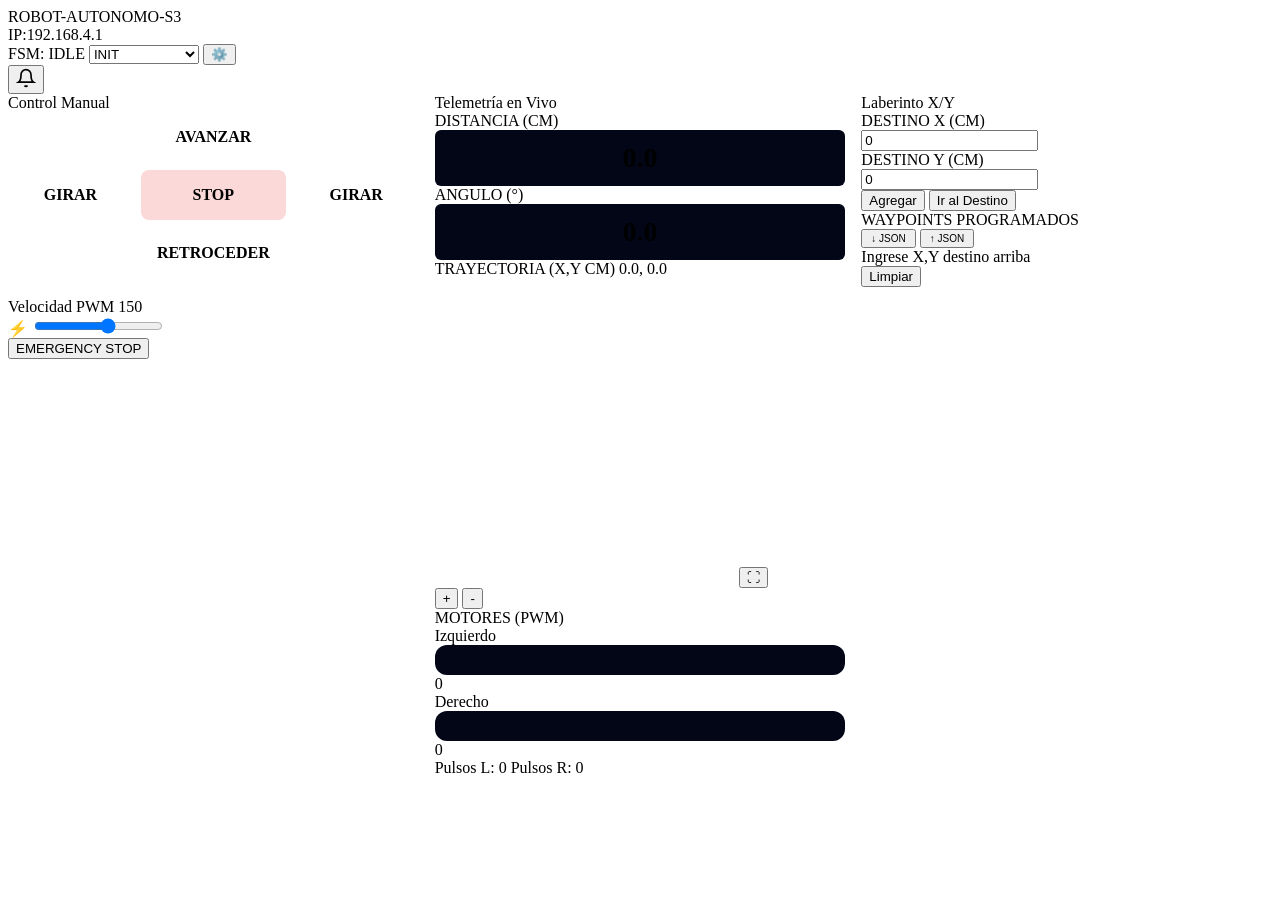
<file: frontend/index.html>
<!DOCTYPE html>
<html lang="es">
<head>
    <meta charset="UTF-8">
    <meta name="viewport" content="width=device-width, initial-scale=1.0">
    <title>Robot Autonomo S3</title>
    <!-- INJECT_CSS -->
    <style>
        .grid-3col { display: grid; grid-template-columns: 1fr 1fr 1fr; gap: 16px; }
        .control-pad { display: grid; grid-template-columns: 1fr 1fr 1fr; gap: 8px; margin-bottom: 20px; }
        .btn-dir { background: var(--bl-900); color: var(--bl-300); padding: 16px; border: 1px solid var(--bl-600); border-radius: 8px; text-align: center; cursor: pointer; -webkit-user-select: none; user-select: none; transition: 0.1s; font-weight: bold; text-transform: uppercase; }
        .btn-dir:active { transform: scale(0.95); background: var(--bl-600); color: white; }
        .btn-stop { background: rgba(239, 68, 68, 0.2); color: var(--rd-400); border: 1px solid var(--rd-500); }
        .btn-stop:active { background: var(--rd-500); color: white; }
        
        .huge-number { font-size: 28px; font-weight: 700; color: var(--pu-300); background: #020617; padding: 12px; border: 1px solid var(--sl-700); border-radius: 6px; text-align: center; }
        .progress-bar-container { background: #020617; border: 1px solid var(--sl-700); border-radius: 12px; height: 24px; padding: 3px; position: relative; overflow: hidden; display: flex; align-items: center; justify-content: space-between; }
        .progress-bar-fill { height: 100%; background: linear-gradient(90deg, var(--cy-700), var(--cy-400)); border-radius: 8px; transition: 0.2s width; }
        
        @media (max-width: 1000px) { .grid-3col { grid-template-columns: 1fr; } }
    </style>
</head>
<body>

<header class="app-header">
    <div class="header-logo-container">
        <div class="logo-dot"></div>
        <span class="header-title">ROBOT-AUTONOMO-S3</span>
    </div>
    <div class="header-info">
        <span class="data-label">IP:</span><span class="data-value" id="hdr-ip">192.168.4.1</span>
        
        <!-- FSM SELECTOR & BADGE -->
        <div class="fsm-debug-container">
            <span class="data-label">FSM:</span>
            <span id="fsm-badge" class="fsm-badge fsm-badge-idle">IDLE</span>
            <select id="fsm-override-select" class="fsm-select">
                <option value="INIT">INIT</option>
                <option value="CALIBRATING">CALIBRATING</option>
                <option value="IDLE">IDLE</option>
                <option value="ADVANCING">ADVANCING</option>
                <option value="TURNING">TURNING</option>
                <option value="BRAKING">BRAKING</option>
                <option value="ESTOP">ESTOP</option>
                <option value="MANUAL">MANUAL</option>
            </select>
            <button class="btn-glass-fs fsm-force-btn" onclick="window.app.forceFSM()" title="Forzar Estado FSM">⚙️</button>
        </div>

        <!-- CRM NOTIFICATIONS BUTTON -->
        <button class="btn-glass-crm" onclick="window.app.toggleNotifications()">
            <svg width="20" height="20" viewBox="0 0 24 24" fill="none" stroke="currentColor" stroke-width="2"><path d="M18 8A6 6 0 0 0 6 8c0 7-3 9-3 9h18s-3-2-3-9"></path><path d="M13.73 21a2 2 0 0 1-3.46 0"></path></svg>
            <span id="notif-badge" class="notif-badge" style="display:none">0</span>
        </button>
    </div>
</header>

<!-- OFFCANVAS NOTIFICATIONS (Hidden by default) -->
<div id="notifications-panel" class="notifications-panel" style="display:none">
    <div class="notif-header">
        <span>Log de Sistema</span>
        <button class="btn-glass-fs" onclick="window.app.toggleNotifications()" style="position:static; width:28px; height:28px">✖</button>
    </div>
    <div id="notif-list" class="notif-list"></div>
    <div class="notif-footer">
        <button class="btn-cmd btn-cmd-go" style="width:100%" onclick="window.app.downloadLogsTXT()">Descargar TXT</button>
    </div>
</div>

<main class="main-container">
    <div class="grid-3col">
        
        <!-- COLUMNA 1: CONTROL MANUAL -->
        <div class="panel-tech panel-col">
            <div class="panel-title">Control Manual</div>
            
            <div class="control-pad">
                <div></div>
                <div class="btn-dir" id="btn-fwd">Avanzar</div>
                <div></div>
                <div class="btn-dir btn-dir-turn" id="btn-left">Girar</div>
                <div class="btn-dir btn-stop" id="btn-stop">Stop</div>
                <div class="btn-dir btn-dir-turn" id="btn-right">Girar</div>
                <div></div>
                <div class="btn-dir btn-dir-rev" id="btn-rev">Retroceder</div>
                <div></div>
            </div>

            <!-- PWM Control Widget Style -->
            <div class="pwm-widget">
                <div class="pwm-header">
                    <span class="pwm-title">Velocidad PWM</span>
                    <span id="lbl-pwm-val" class="pwm-value">150</span>
                </div>
                <div class="pwm-slider-container">
                    <span class="pwm-icon">⚡</span>
                    <input type="range" min="0" max="255" value="150" class="slider-tech" id="sl-pwm-gral" title="Velocidad PWM" oninput="window.ui.setPWM('i',this.value); window.ui.setPWM('d',this.value); document.getElementById('lbl-pwm-val').textContent=this.value;">
                </div>
            </div>

            <div class="estop-container">
                <button class="btn-estop btn-estop-full" onclick="window.ui.cmd('estop')">EMERGENCY STOP</button>
            </div>
        </div>

        <!-- COLUMNA 2: TELEMETRIA -->
        <div class="panel-tech panel-col">
            <div class="panel-title">Telemetría en Vivo</div>
            
            <div class="grid-2col-gap16">
                <div>
                    <div class="data-label data-label-mb4">DISTANCIA (CM)</div>
                    <div class="huge-number" id="tel-dist">0.0</div>
                </div>
                <div>
                    <div class="data-label data-label-mb4">ANGULO (°)</div>
                    <div class="huge-number text-pu-300" id="tel-ang">0.0</div>
                </div>
            </div>

            <div class="traj-container">
                <div class="flex-between">
                    <span class="data-label">TRAYECTORIA (X,Y CM)</span>
                    <span class="data-value data-value-sm"><span id="tel-posx">0.0</span>, <span id="tel-posy">0.0</span></span>
                </div>
                <!-- OPTIMIZACION DE CANVAS (Doble capa) -->
                <div class="canvas-container" id="telemetry-fullscreen-container">
                    <canvas id="canvas-bg" class="canvas-layer"></canvas>
                    <canvas id="canvas-fg" class="canvas-layer"></canvas>
                    <button class="btn-glass-fs" onclick="window.app.toggleFullscreen(document.getElementById('telemetry-fullscreen-container'))" title="Pantalla Completa">⛶</button>
                    <div class="zoom-controls">
                        <button class="btn-glass-zoom" onclick="if(window.app && window.app.canvasTrayectoria) window.app.canvasTrayectoria.zoomIn()" title="Zoom In">+</button>
                        <button class="btn-glass-zoom" onclick="if(window.app && window.app.canvasTrayectoria) window.app.canvasTrayectoria.zoomOut()" title="Zoom Out">-</button>
                    </div>
                </div>
            </div>

            <div>
                <span class="data-label">MOTORES (PWM)</span>
                <div class="pwm-bar-row">
                    <span class="pwm-bar-label">Izquierdo</span>
                    <div class="progress-bar-container"><div class="progress-bar-fill w-0" id="bar-pwm-i"></div></div>
                    <span id="lbl-pwm-i" class="pwm-bar-val">0</span>
                </div>
                <div class="pwm-bar-row">
                    <span class="pwm-bar-label">Derecho</span>
                    <div class="progress-bar-container"><div class="progress-bar-fill w-0" id="bar-pwm-d"></div></div>
                    <span id="lbl-pwm-d" class="pwm-bar-val">0</span>
                </div>
                <div class="enc-row">
                    <span>Pulsos L: <span id="enc-i">0</span></span>
                    <span>Pulsos R: <span id="enc-d">0</span></span>
                </div>
            </div>
        </div>

        <!-- COLUMNA 3: LABERINTO -->
        <div class="panel-tech panel-col">
            <div class="panel-title">Laberinto X/Y</div>
            
            <div class="grid-2col-gap16">
                <div>
                    <div class="data-label data-label-mb4">DESTINO X (CM)</div>
                    <input type="number" id="inp-dest-x" value="0" title="Destino X" class="input-tech">
                </div>
                <div>
                    <div class="data-label data-label-mb4">DESTINO Y (CM)</div>
                    <input type="number" id="inp-dest-y" value="0" title="Destino Y" class="input-tech">
                </div>
            </div>

            <div class="grid-2col-gap10">
                <button class="btn-cmd btn-cmd-add" onclick="window.app.agregarPuntoXY()">Agregar</button>
                <button class="btn-cmd btn-cmd-go" onclick="window.app.enviarRutaRobot()">Ir al Destino</button>
            </div>

            <div class="waypoints-container">
                <div class="flex-between data-label-mb8">
                    <span class="data-label">WAYPOINTS PROGRAMADOS</span>
                    <div style="display:flex; gap:4px">
                        <button class="btn-cmd btn-cmd-add" style="padding:2px 8px; font-size:10px" onclick="window.app.exportJSON()">↓ JSON</button>
                        <button class="btn-cmd btn-cmd-add" style="padding:2px 8px; font-size:10px" onclick="document.getElementById('file-json-import').click()">↑ JSON</button>
                        <input type="file" id="file-json-import" style="display:none" accept=".json" onchange="window.app.importJSON(event)">
                    </div>
                </div>
                <div id="waypoints-list" class="waypoints-list">
                    <div class="waypoints-empty">Ingrese X,Y destino arriba</div>
                </div>
                <button class="btn-cmd btn-cmd-clear" onclick="window.app.limpiarRuta()">Limpiar</button>
            </div>
        </div>

    </div>
</main>

<!-- INJECT_JS -->
</body>
</html>
</file>
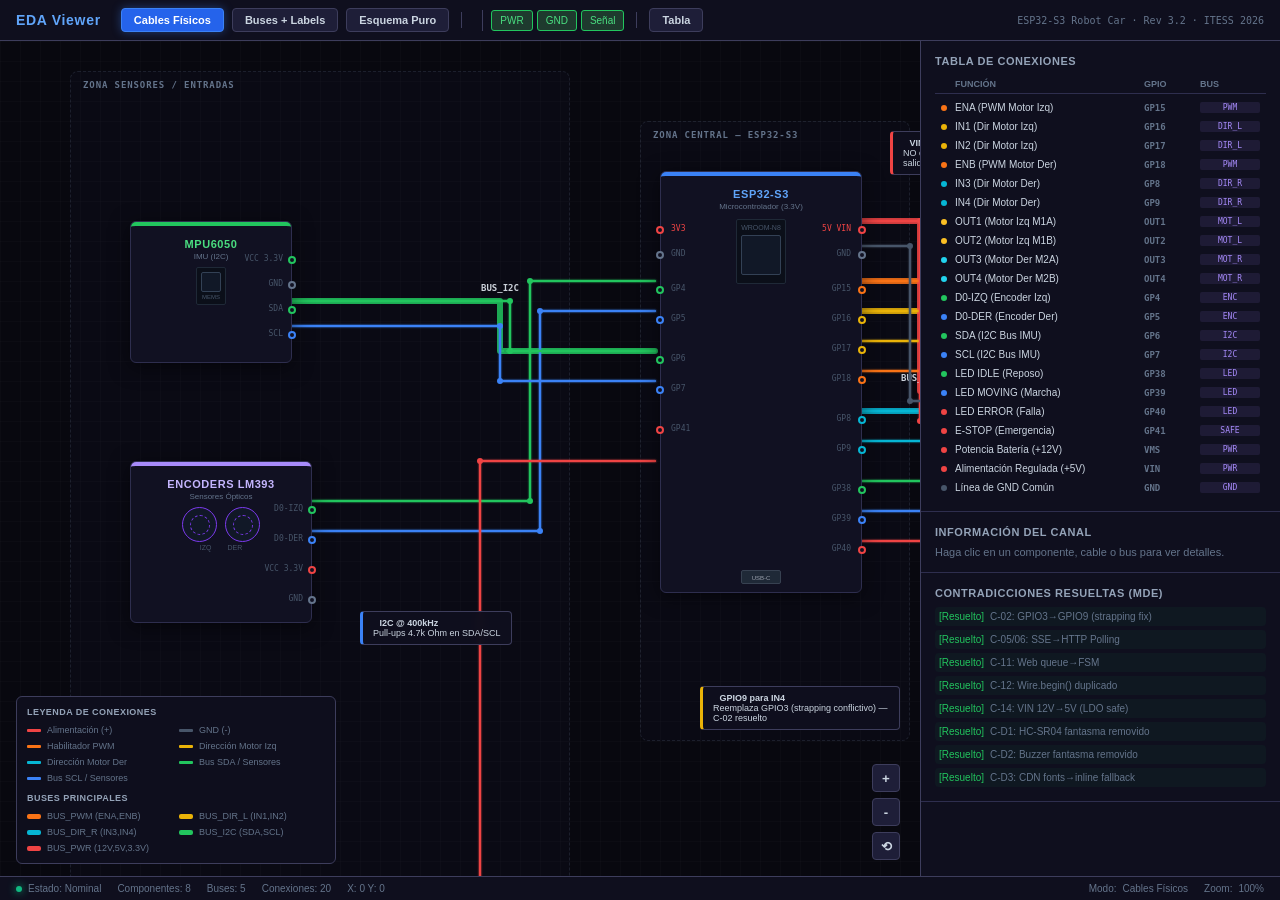
<file: verano ensamble carro/diagrama_ensamble.html>
<!DOCTYPE html>
<html lang="es">
<head>
    <meta charset="UTF-8">
    <meta name="viewport" content="width=device-width, initial-scale=1.0">
    <title>Diagrama de Ensamble — Carro Robot Autónomo ESP32-S3</title>
    <link rel="stylesheet" href="diagrama_ensamble.css">
    <style>
        /* Embedded font fallback — zero external dependencies */
        @font-face { font-family:'Inter'; font-style:normal; font-weight:400 700; src:local('Segoe UI'),local('Arial'),local('sans-serif'); }
        @font-face { font-family:'JetBrains Mono'; font-style:normal; font-weight:400 700; src:local('Consolas'),local('Courier New'),local('monospace'); }
    </style>
</head>
<body>
    <!-- TOOLBAR -->
    <div class="toolbar">
        <div class="toolbar-logo">EDA Viewer</div>
        <button data-mode="wires" class="toolbar-btn active">Cables Físicos</button>
        <button data-mode="buses" class="toolbar-btn">Buses + Labels</button>
        <button data-mode="labels" class="toolbar-btn">Esquema Puro</button>
        <div class="toolbar-sep"></div>
        <div class="filter-group">
            <button class="filter-btn active" data-filter="power" onclick="toggleFilter('power')">PWR</button>
            <button class="filter-btn active" data-filter="gnd" onclick="toggleFilter('gnd')">GND</button>
            <button class="filter-btn active" data-filter="signal" onclick="toggleFilter('signal')">Señal</button>
        </div>
        <div class="toolbar-sep"></div>
        <button id="btnTogglePanel" class="toolbar-btn" onclick="togglePanel()">Tabla</button>
        <div class="toolbar-info mono">ESP32-S3 Robot Car · Rev 3.2 · ITESS 2026</div>
    </div>

    <!-- MAIN CANVAS -->
    <div class="canvas-container" id="canvasContainer">
        <div class="schematic-canvas" id="schematicCanvas">
            
            <!-- ZONE BACKGROUNDS -->
            <div class="zone" style="left:70px; top:30px; width:500px; height:1110px;">
                <div class="zone-label">ZONA SENSORES / ENTRADAS</div>
            </div>
            <div class="zone" style="left:640px; top:80px; width:270px; height:620px;">
                <div class="zone-label">ZONA CENTRAL — ESP32-S3</div>
            </div>
            <div class="zone" style="left:1100px; top:30px; width:830px; height:570px;">
                <div class="zone-label">ZONA ACTUADORES / SALIDAS</div>
            </div>
            <div class="zone" style="left:1100px; top:630px; width:830px; height:530px;">
                <div class="zone-label">ZONA POTENCIA</div>
            </div>

            <!-- SVG LAYERS -->
            <svg class="buses-layer" id="busesLayer" viewBox="0 0 2400 1200" preserveAspectRatio="xMinYMin meet"></svg>
            <svg class="wires-layer" id="wiresLayer" viewBox="0 0 2400 1200" preserveAspectRatio="xMinYMin meet"></svg>
            <svg class="labels-layer" id="labelsLayer" viewBox="0 0 2400 1200" preserveAspectRatio="xMinYMin meet"></svg>

            <!-- DESIGN NOTES (Callouts) -->
            <div class="design-note warning" style="left:890px; top:90px;">
                <span class="design-note-icon"></span>
                <strong>VIN max 5.5V</strong><br>
                NO conectar 12V directo al ESP32. Usar salida 5V del L298N.
            </div>
            <div class="design-note info" style="left:360px; top:570px;">
                <span class="design-note-icon"></span>
                <strong>I2C @ 400kHz</strong><br>
                Pull-ups 4.7k Ohm en SDA/SCL
            </div>
            <div class="design-note" style="left:700px; top:645px;">
                <span class="design-note-icon"></span>
                <strong>GPIO9 para IN4</strong><br>
                Reemplaza GPIO3 (strapping conflictivo) — C-02 resuelto
            </div>

            <!-- TITLE BLOCK -->
            <div class="title-block">
                <div class="title-block-title">DIAGRAMA DE ENSAMBLE</div>
                <div class="title-block-row">
                    <span class="title-block-label">Proyecto:</span>
                    <span class="title-block-value">Carro Robot Autónomo</span>
                </div>
                <div class="title-block-row">
                    <span class="title-block-label">MCU:</span>
                    <span class="title-block-value">ESP32-S3-DevKitC-1</span>
                </div>
                <div class="title-block-row">
                    <span class="title-block-label">Rev:</span>
                    <span class="title-block-value">3.1</span>
                </div>
                <div class="title-block-row">
                    <span class="title-block-label">Fecha:</span>
                    <span class="title-block-value">Verano 2026</span>
                </div>
                <div class="title-block-row">
                    <span class="title-block-label">Autor:</span>
                    <span class="title-block-value">ITESS · VeranoInve</span>
                </div>
                <div class="title-block-row">
                    <span class="title-block-label">Sheet:</span>
                    <span class="title-block-value">1 / 1</span>
                </div>
            </div>

            <!-- ESP32-S3 Microcontroller (CENTRO) -->
            <div class="component" id="comp-esp32" style="left:660px; top:130px;" data-name="ESP32-S3-DevKitC-1" data-info="Microcontrolador principal. Lógica de E/S de 3.3V. LDO integrado 5V a 3.3V. VIN max 5.5V.">
                <div class="comp-body" style="width:200px; height:420px; border-color:#3b82f6;">
                    <div class="comp-label" style="color:#60a5fa;">ESP32-S3</div>
                    <div class="comp-value">Microcontrolador (3.3V)</div>
                    <div style="margin-top:8px; padding:4px; border:1px solid #1f2937; border-radius:2px; background:#0b0f19;">
                        <div style="font-size:7px; color:#475569; text-align:center;">WROOM-N8</div>
                        <div style="width:40px; height:40px; margin:4px auto; border:1px solid #334155; border-radius:2px; background:#111827;"></div>
                    </div>
                    <div style="position:absolute; bottom:8px; left:50%; transform:translateX(-50%); width:40px; height:14px; background:#1f2937; border:1px solid #374151; border-radius:2px;">
                        <div style="font-size:6px; text-align:center; color:#9ca3af; line-height:14px;">USB-C</div>
                    </div>
                    
                    <!-- Left Pins (Inputs/Sensors) -->
                    <div class="comp-pin" style="left:-5px; top:50px; border-color:#ef4444;" data-pin="3v3" data-net="VCC_3V3"></div>
                    <div class="comp-pin-label" style="left:10px; top:48px; color:#ef4444;">3V3</div>
                    <div class="comp-pin" style="left:-5px; top:75px; border-color:#64748b;" data-pin="gnd1" data-net="GND"></div>
                    <div class="comp-pin-label" style="left:10px; top:73px;">GND</div>
                    <div class="comp-pin" style="left:-5px; top:110px; border-color:#22c55e;" data-pin="gp4" data-net="ENC_IZQ"></div>
                    <div class="comp-pin-label" style="left:10px; top:108px;">GP4</div>
                    <div class="comp-pin" style="left:-5px; top:140px; border-color:#3b82f6;" data-pin="gp5" data-net="ENC_DER"></div>
                    <div class="comp-pin-label" style="left:10px; top:138px;">GP5</div>
                    <div class="comp-pin" style="left:-5px; top:180px; border-color:#22c55e;" data-pin="gp6" data-net="SDA_BUS"></div>
                    <div class="comp-pin-label" style="left:10px; top:178px;">GP6</div>
                    <div class="comp-pin" style="left:-5px; top:210px; border-color:#3b82f6;" data-pin="gp7" data-net="SCL_BUS"></div>
                    <div class="comp-pin-label" style="left:10px; top:208px;">GP7</div>
                    <div class="comp-pin" style="left:-5px; top:250px; border-color:#ef4444;" data-pin="gp41" data-net="ESTOP_SIG"></div>
                    <div class="comp-pin-label" style="left:10px; top:248px;">GP41</div>
                    
                    <!-- Right Pins (Outputs/Actuators) -->
                    <div class="comp-pin" style="right:-5px; top:50px; border-color:#ef4444;" data-pin="vin" data-net="VCC_5V"></div>
                    <div class="comp-pin-label" style="right:10px; top:48px; color:#ef4444;">5V VIN</div>
                    <div class="comp-pin" style="right:-5px; top:75px; border-color:#64748b;" data-pin="gnd2" data-net="GND"></div>
                    <div class="comp-pin-label" style="right:10px; top:73px;">GND</div>
                    <div class="comp-pin" style="right:-5px; top:110px; border-color:#f97316;" data-pin="gp15" data-net="ENA_PWM"></div>
                    <div class="comp-pin-label" style="right:10px; top:108px;">GP15</div>
                    <div class="comp-pin" style="right:-5px; top:140px; border-color:#eab308;" data-pin="gp16" data-net="IN1_DIR"></div>
                    <div class="comp-pin-label" style="right:10px; top:138px;">GP16</div>
                    <div class="comp-pin" style="right:-5px; top:170px; border-color:#eab308;" data-pin="gp17" data-net="IN2_DIR"></div>
                    <div class="comp-pin-label" style="right:10px; top:168px;">GP17</div>
                    <div class="comp-pin" style="right:-5px; top:200px; border-color:#f97316;" data-pin="gp18" data-net="ENB_PWM"></div>
                    <div class="comp-pin-label" style="right:10px; top:198px;">GP18</div>
                    <div class="comp-pin" style="right:-5px; top:240px; border-color:#06b6d4;" data-pin="gp8" data-net="IN3_DIR"></div>
                    <div class="comp-pin-label" style="right:10px; top:238px;">GP8</div>
                    <div class="comp-pin" style="right:-5px; top:270px; border-color:#06b6d4;" data-pin="gp9" data-net="IN4_DIR"></div>
                    <div class="comp-pin-label" style="right:10px; top:268px;">GP9</div>
                    <div class="comp-pin" style="right:-5px; top:310px; border-color:#22c55e;" data-pin="gp38" data-net="LED_IDLE"></div>
                    <div class="comp-pin-label" style="right:10px; top:308px;">GP38</div>
                    <div class="comp-pin" style="right:-5px; top:340px; border-color:#3b82f6;" data-pin="gp39" data-net="LED_MOVING"></div>
                    <div class="comp-pin-label" style="right:10px; top:338px;">GP39</div>
                    <div class="comp-pin" style="right:-5px; top:370px; border-color:#ef4444;" data-pin="gp40" data-net="LED_ERROR"></div>
                    <div class="comp-pin-label" style="right:10px; top:368px;">GP40</div>
                </div>
            </div>

            <!-- L298N Motor Driver -->
            <div class="component" id="comp-l298n" style="left:1170px; top:70px;" data-name="Puente H L298N" data-info="Módulo driver de motores. Recibe 12V (VMS) de la batería y provee salida regulada de 5V para el microcontrolador.">
                <div class="comp-body" style="width:180px; height:280px; border-color:#f97316;">
                    <div class="comp-label" style="color:#fb923c;">L298N</div>
                    <div class="comp-value">Driver de Motores</div>
                    <div style="margin-top:6px; padding:6px; background:#0b0f19; border:1px solid #1f2937; border-radius:2px;">
                        <div style="display:flex; justify-content:space-between; font-size:7px; color:#475569;">
                            <span>DISIPADOR</span><span>TO-220</span>
                        </div>
                        <div style="height:30px; background:linear-gradient(180deg,#1f2937,#0b0f19); border:1px solid #334155; margin-top:4px; border-radius:1px;"></div>
                    </div>
                    
                    <!-- Left Pins (Signal Control Inputs) -->
                    <div class="comp-pin" style="left:-5px; top:100px; border-color:#f97316;" data-pin="ena" data-net="ENA_PWM"></div>
                    <div class="comp-pin-label" style="left:8px; top:98px;">ENA</div>
                    <div class="comp-pin" style="left:-5px; top:130px; border-color:#eab308;" data-pin="in1" data-net="IN1_DIR"></div>
                    <div class="comp-pin-label" style="left:8px; top:128px;">IN1</div>
                    <div class="comp-pin" style="left:-5px; top:160px; border-color:#eab308;" data-pin="in2" data-net="IN2_DIR"></div>
                    <div class="comp-pin-label" style="left:8px; top:158px;">IN2</div>
                    <div class="comp-pin" style="left:-5px; top:195px; border-color:#f97316;" data-pin="enb" data-net="ENB_PWM"></div>
                    <div class="comp-pin-label" style="left:8px; top:193px;">ENB</div>
                    <div class="comp-pin" style="left:-5px; top:225px; border-color:#06b6d4;" data-pin="in3" data-net="IN3_DIR"></div>
                    <div class="comp-pin-label" style="left:8px; top:223px;">IN3</div>
                    <div class="comp-pin" style="left:-5px; top:255px; border-color:#06b6d4;" data-pin="in4" data-net="IN4_DIR"></div>
                    <div class="comp-pin-label" style="left:8px; top:253px;">IN4</div>
                    
                    <!-- Right Pins (Motor Outputs) -->
                    <div class="comp-pin" style="right:-5px; top:100px; border-color:#fbbf24;" data-pin="out1" data-net="MOTOR_L"></div>
                    <div class="comp-pin-label" style="right:8px; top:98px;">OUT1</div>
                    <div class="comp-pin" style="right:-5px; top:130px; border-color:#fbbf24;" data-pin="out2" data-net="MOTOR_L"></div>
                    <div class="comp-pin-label" style="right:8px; top:128px;">OUT2</div>
                    <div class="comp-pin" style="right:-5px; top:195px; border-color:#22d3ee;" data-pin="out3" data-net="MOTOR_R"></div>
                    <div class="comp-pin-label" style="right:8px; top:193px;">OUT3</div>
                    <div class="comp-pin" style="right:-5px; top:225px; border-color:#22d3ee;" data-pin="out4" data-net="MOTOR_R"></div>
                    <div class="comp-pin-label" style="right:8px; top:223px;">OUT4</div>
                    
                    <!-- Power Input Terminal Pins (Bottom) -->
                    <div class="comp-pin" style="left:30px; bottom:-5px; border-color:#ef4444;" data-pin="l298n_vms" data-net="VMS_12V"></div>
                    <div class="comp-pin-label" style="left:15px; bottom:12px; font-size:7px;">VMS 12V</div>
                    <div class="comp-pin" style="left:90px; bottom:-5px; border-color:#64748b;" data-pin="l298n_gnd" data-net="GND"></div>
                    <div class="comp-pin-label" style="left:80px; bottom:12px; font-size:7px;">GND</div>
                    <div class="comp-pin" style="left:150px; bottom:-5px; border-color:#ef4444;" data-pin="l298n_5v" data-net="VCC_5V"></div>
                    <div class="comp-pin-label" style="left:135px; bottom:12px; font-size:7px; color:#ef4444;">5V OUT</div>
                </div>
            </div>

            <!-- Motor Left -->
            <div class="component" id="comp-motor-l" style="left:1570px; top:80px;" data-name="Motor Izquierdo" data-info="Motorreductor TT de corriente directa para tracción izquierda. Voltaje nominal: 3-6V.">
                <div class="comp-body" style="width:100px; height:80px; border-color:#fbbf24;">
                    <div class="comp-label" style="color:#fde68a;">Motor L</div>
                    <div class="comp-value">TT Motor</div>
                    <div style="margin-top:4px; display:flex; justify-content:center;">
                        <div style="width:30px; height:30px; border:2px solid #fbbf24; border-radius:50%; display:flex; align-items:center; justify-content:center;">
                            <div style="width:8px; height:8px; background:#fbbf24; border-radius:50%;"></div>
                        </div>
                    </div>
                    <div class="comp-pin" style="left:-5px; top:25px; border-color:#fbbf24;" data-pin="m1a" data-net="MOTOR_L"></div>
                    <div class="comp-pin" style="left:-5px; top:50px; border-color:#fbbf24;" data-pin="m1b" data-net="MOTOR_L"></div>
                </div>
            </div>

            <!-- Motor Right -->
            <div class="component" id="comp-motor-r" style="left:1570px; top:240px;" data-name="Motor Derecho" data-info="Motorreductor TT de corriente directa para tracción derecha. Voltaje nominal: 3-6V.">
                <div class="comp-body" style="width:100px; height:80px; border-color:#22d3ee;">
                    <div class="comp-label" style="color:#67e8f9;">Motor R</div>
                    <div class="comp-value">TT Motor</div>
                    <div style="margin-top:4px; display:flex; justify-content:center;">
                        <div style="width:30px; height:30px; border:2px solid #22d3ee; border-radius:50%; display:flex; align-items:center; justify-content:center;">
                            <div style="width:8px; height:8px; background:#22d3ee; border-radius:50%;"></div>
                        </div>
                    </div>
                    <div class="comp-pin" style="left:-5px; top:25px; border-color:#22d3ee;" data-pin="m2a" data-net="MOTOR_R"></div>
                    <div class="comp-pin" style="left:-5px; top:50px; border-color:#22d3ee;" data-pin="m2b" data-net="MOTOR_R"></div>
                </div>
            </div>

            <!-- MPU6050 IMU -->
            <div class="component" id="comp-mpu6050" style="left:130px; top:180px;" data-name="MPU6050" data-info="IMU 6-DOF. Mide aceleraciones y velocidades angulares. Conectado vía I2C a 400kHz. Alimentación: 3.3V.">
                <div class="comp-body" style="width:160px; height:140px; border-color:#22c55e;">
                    <div class="comp-label" style="color:#4ade80;">MPU6050</div>
                    <div class="comp-value">IMU (I2C)</div>
                    <div style="margin-top:6px; padding:4px; background:#0b0f19; border:1px solid #1f2937; border-radius:2px;">
                        <div style="width:20px; height:20px; margin:0 auto; border:1px solid #334155; background:#111827; border-radius:2px;"></div>
                        <div style="font-size:6px; color:#475569; text-align:center; margin-top:2px;">MEMS</div>
                    </div>
                    <div class="comp-pin" style="right:-5px; top:30px; border-color:#22c55e;" data-pin="vcc_mpu" data-net="VCC_3V3"></div>
                    <div class="comp-pin-label" style="right:8px; top:28px;">VCC 3.3V</div>
                    <div class="comp-pin" style="right:-5px; top:55px; border-color:#64748b;" data-pin="gnd_mpu" data-net="GND"></div>
                    <div class="comp-pin-label" style="right:8px; top:53px;">GND</div>
                    <div class="comp-pin" style="right:-5px; top:80px; border-color:#22c55e;" data-pin="sda_mpu" data-net="SDA_BUS"></div>
                    <div class="comp-pin-label" style="right:8px; top:78px;">SDA</div>
                    <div class="comp-pin" style="right:-5px; top:105px; border-color:#3b82f6;" data-pin="scl_mpu" data-net="SCL_BUS"></div>
                    <div class="comp-pin-label" style="right:8px; top:103px;">SCL</div>
                </div>
            </div>

            <!-- Encoders LM393 -->
            <div class="component" id="comp-encoders" style="left:130px; top:420px;" data-name="Encoders Ópticos LM393" data-info="Encoders de herradura ópticos. Pulsos digitales por ranura del disco. Alimentación: 3.3V.">
                <div class="comp-body" style="width:180px; height:160px; border-color:#a78bfa;">
                    <div class="comp-label" style="color:#c4b5fd;">ENCODERS LM393</div>
                    <div class="comp-value">Sensores Ópticos</div>
                    <div style="margin-top:6px; display:flex; gap:8px; justify-content:center;">
                        <div style="width:35px; height:35px; border:1px solid #7c3aed; border-radius:50%; display:flex; align-items:center; justify-content:center; background:#111827;">
                            <div style="width:20px; height:20px; border:1px dashed #7c3aed; border-radius:50%;"></div>
                        </div>
                        <div style="width:35px; height:35px; border:1px solid #7c3aed; border-radius:50%; display:flex; align-items:center; justify-content:center; background:#111827;">
                            <div style="width:20px; height:20px; border:1px dashed #7c3aed; border-radius:50%;"></div>
                        </div>
                    </div>
                    <div style="display:flex; justify-content:center; gap:16px; font-size:7px; color:#475569; margin-top:2px;">
                        <span>IZQ</span><span>DER</span>
                    </div>
                    <div class="comp-pin" style="right:-5px; top:40px; border-color:#22c55e;" data-pin="enc_izq" data-net="ENC_IZQ"></div>
                    <div class="comp-pin-label" style="right:8px; top:38px;">D0-IZQ</div>
                    <div class="comp-pin" style="right:-5px; top:70px; border-color:#3b82f6;" data-pin="enc_der" data-net="ENC_DER"></div>
                    <div class="comp-pin-label" style="right:8px; top:68px;">D0-DER</div>
                    <div class="comp-pin" style="right:-5px; top:100px; border-color:#ef4444;" data-pin="vcc_enc" data-net="VCC_3V3"></div>
                    <div class="comp-pin-label" style="right:8px; top:98px;">VCC 3.3V</div>
                    <div class="comp-pin" style="right:-5px; top:130px; border-color:#64748b;" data-pin="gnd_enc" data-net="GND"></div>
                    <div class="comp-pin-label" style="right:8px; top:128px;">GND</div>
                </div>
            </div>

            <!-- E-STOP (Emergency Stop) -->
            <div class="component" id="comp-estop" style="left:130px; top:860px;" data-name="Boton de Parada de Emergencia" data-info="Pulsador NA para interrupción manual. Pull-down 10k Ohm externo. Activo Alto.">
                <div class="comp-body" style="width:160px; height:100px; border-color:#ef4444;">
                    <div class="comp-label" style="color:#f87171;">PARADA DE EMERGENCIA</div>
                    <div class="comp-value">E-STOP (Activo Alto)</div>
                    <div style="margin-top:8px; display:flex; justify-content:center;">
                        <div style="width:36px; height:36px; border:2px solid #ef4444; border-radius:50%; display:flex; align-items:center; justify-content:center; background:#1e1b1b;">
                            <div style="width:18px; height:18px; background:#ef4444; border-radius:50%;"></div>
                        </div>
                    </div>
                    <div class="comp-pin" style="right:-5px; top:30px; border-color:#ef4444;" data-pin="estop_sig" data-net="ESTOP_SIG"></div>
                    <div class="comp-pin-label" style="right:8px; top:28px;">SIG</div>
                    <div class="comp-pin" style="right:-5px; top:60px; border-color:#ef4444;" data-pin="estop_vcc" data-net="VCC_3V3"></div>
                    <div class="comp-pin-label" style="right:8px; top:58px;">3V3</div>
                    <div class="comp-pin" style="right:-5px; top:85px; border-color:#64748b;" data-pin="estop_gnd" data-net="GND"></div>
                    <div class="comp-pin-label" style="right:8px; top:83px;">GND</div>
                </div>
            </div>

            <!-- LEDs Status -->
            <div class="component" id="comp-leds" style="left:1170px; top:440px;" data-name="LEDs de Estado" data-info="LEDs indicadores para diagnóstico de la FSM.">
                <div class="comp-body" style="width:180px; height:130px; border-color:#a855f7;">
                    <div class="comp-label" style="color:#c084fc;">LEDs ESTADO</div>
                    <div class="comp-value">Indicadores FSM</div>
                    <div style="margin-top:8px; display:flex; flex-direction:column; gap:6px; padding:0 8px;">
                        <div style="display:flex; align-items:center; gap:8px;">
                            <div style="width:10px; height:10px; border-radius:50%; background:#22c55e;"></div>
                            <span style="font-size:8px; color:#94a3b8;">IDLE to GP38</span>
                        </div>
                        <div style="display:flex; align-items:center; gap:8px;">
                            <div style="width:10px; height:10px; border-radius:50%; background:#3b82f6;"></div>
                            <span style="font-size:8px; color:#94a3b8;">MOVING to GP39</span>
                        </div>
                        <div style="display:flex; align-items:center; gap:8px;">
                            <div style="width:10px; height:10px; border-radius:50%; background:#ef4444;"></div>
                            <span style="font-size:8px; color:#94a3b8;">ERROR to GP40</span>
                        </div>
                    </div>
                    <div class="comp-pin" style="left:-5px; top:40px; border-color:#22c55e;" data-pin="led_idle" data-net="LED_IDLE"></div>
                    <div class="comp-pin" style="left:-5px; top:70px; border-color:#3b82f6;" data-pin="led_moving" data-net="LED_MOVING"></div>
                    <div class="comp-pin" style="left:-5px; top:100px; border-color:#ef4444;" data-pin="led_error" data-net="LED_ERROR"></div>
                </div>
            </div>

            <!-- Battery (LiPo 3S) -->
            <div class="component" id="comp-battery" style="left:1400px; top:670px;" data-name="Batería LiPo 3S" data-info="LiPo 3S 11.1V nominal, 12.6V carga max. Energía bruta para motores via L298N.">
                <div class="comp-body" style="width:160px; height:120px; border-color:#fbbf24;">
                    <div class="comp-label" style="color:#fde68a;">BATERÍA LIPO</div>
                    <div class="comp-value">LiPo 3S 11.1V / 12V</div>
                    <div style="margin-top:6px; padding:6px; background:#0b0f19; border:1px solid #422006; border-radius:2px;">
                        <div style="display:flex; gap:4px; justify-content:center;">
                            <div style="width:20px; height:40px; background:linear-gradient(180deg,#854d0e,#422006); border:1px solid #5f370e; border-radius:2px;"></div>
                            <div style="width:20px; height:40px; background:linear-gradient(180deg,#854d0e,#422006); border:1px solid #5f370e; border-radius:2px;"></div>
                            <div style="width:20px; height:40px; background:linear-gradient(180deg,#854d0e,#422006); border:1px solid #5f370e; border-radius:2px;"></div>
                        </div>
                    </div>
                    <div class="comp-pin" style="left:-5px; top:30px; border-color:#ef4444;" data-pin="bat_vms" data-net="VMS_12V"></div>
                    <div class="comp-pin-label" style="left:8px; top:28px;">+12V</div>
                    <div class="comp-pin" style="left:-5px; top:60px; border-color:#64748b;" data-pin="bat_gnd" data-net="GND"></div>
                    <div class="comp-pin-label" style="left:8px; top:58px;">GND</div>
                </div>
            </div>

        </div>
    </div>

    <!-- SIDE PANEL -->
    <div class="side-panel" id="sidePanel">
        <div class="panel-section">
            <div class="panel-title">Tabla de Conexiones</div>
            <div class="pin-table-header">
                <div></div>
                <div>Función</div>
                <div>GPIO</div>
                <div>Bus</div>
            </div>
            <div id="pinTable">
                <div class="pin-row" onclick="highlightWire('gp15')">
                    <div class="pin-dot" style="background:#f97316;"></div>
                    <span class="pin-name">ENA (PWM Motor Izq)</span>
                    <span class="pin-gpio">GP15</span>
                    <span class="pin-bus">PWM</span>
                </div>
                <div class="pin-row" onclick="highlightWire('gp16')">
                    <div class="pin-dot" style="background:#eab308;"></div>
                    <span class="pin-name">IN1 (Dir Motor Izq)</span>
                    <span class="pin-gpio">GP16</span>
                    <span class="pin-bus">DIR_L</span>
                </div>
                <div class="pin-row" onclick="highlightWire('gp17')">
                    <div class="pin-dot" style="background:#eab308;"></div>
                    <span class="pin-name">IN2 (Dir Motor Izq)</span>
                    <span class="pin-gpio">GP17</span>
                    <span class="pin-bus">DIR_L</span>
                </div>
                <div class="pin-row" onclick="highlightWire('gp18')">
                    <div class="pin-dot" style="background:#f97316;"></div>
                    <span class="pin-name">ENB (PWM Motor Der)</span>
                    <span class="pin-gpio">GP18</span>
                    <span class="pin-bus">PWM</span>
                </div>
                <div class="pin-row" onclick="highlightWire('gp8')">
                    <div class="pin-dot" style="background:#06b6d4;"></div>
                    <span class="pin-name">IN3 (Dir Motor Der)</span>
                    <span class="pin-gpio">GP8</span>
                    <span class="pin-bus">DIR_R</span>
                </div>
                <div class="pin-row" onclick="highlightWire('gp9')">
                    <div class="pin-dot" style="background:#06b6d4;"></div>
                    <span class="pin-name">IN4 (Dir Motor Der)</span>
                    <span class="pin-gpio">GP9</span>
                    <span class="pin-bus">DIR_R</span>
                </div>
                <div class="pin-row" onclick="highlightWire('out1')">
                    <div class="pin-dot" style="background:#fbbf24;"></div>
                    <span class="pin-name">OUT1 (Motor Izq M1A)</span>
                    <span class="pin-gpio">OUT1</span>
                    <span class="pin-bus">MOT_L</span>
                </div>
                <div class="pin-row" onclick="highlightWire('out2')">
                    <div class="pin-dot" style="background:#fbbf24;"></div>
                    <span class="pin-name">OUT2 (Motor Izq M1B)</span>
                    <span class="pin-gpio">OUT2</span>
                    <span class="pin-bus">MOT_L</span>
                </div>
                <div class="pin-row" onclick="highlightWire('out3')">
                    <div class="pin-dot" style="background:#22d3ee;"></div>
                    <span class="pin-name">OUT3 (Motor Der M2A)</span>
                    <span class="pin-gpio">OUT3</span>
                    <span class="pin-bus">MOT_R</span>
                </div>
                <div class="pin-row" onclick="highlightWire('out4')">
                    <div class="pin-dot" style="background:#22d3ee;"></div>
                    <span class="pin-name">OUT4 (Motor Der M2B)</span>
                    <span class="pin-gpio">OUT4</span>
                    <span class="pin-bus">MOT_R</span>
                </div>
                <div class="pin-row" onclick="highlightWire('gp4')">
                    <div class="pin-dot" style="background:#22c55e;"></div>
                    <span class="pin-name">D0-IZQ (Encoder Izq)</span>
                    <span class="pin-gpio">GP4</span>
                    <span class="pin-bus">ENC</span>
                </div>
                <div class="pin-row" onclick="highlightWire('gp5')">
                    <div class="pin-dot" style="background:#3b82f6;"></div>
                    <span class="pin-name">D0-DER (Encoder Der)</span>
                    <span class="pin-gpio">GP5</span>
                    <span class="pin-bus">ENC</span>
                </div>
                <div class="pin-row" onclick="highlightWire('gp6')">
                    <div class="pin-dot" style="background:#22c55e;"></div>
                    <span class="pin-name">SDA (I2C Bus IMU)</span>
                    <span class="pin-gpio">GP6</span>
                    <span class="pin-bus">I2C</span>
                </div>
                <div class="pin-row" onclick="highlightWire('gp7')">
                    <div class="pin-dot" style="background:#3b82f6;"></div>
                    <span class="pin-name">SCL (I2C Bus IMU)</span>
                    <span class="pin-gpio">GP7</span>
                    <span class="pin-bus">I2C</span>
                </div>
                <div class="pin-row" onclick="highlightWire('gp38')">
                    <div class="pin-dot" style="background:#22c55e;"></div>
                    <span class="pin-name">LED IDLE (Reposo)</span>
                    <span class="pin-gpio">GP38</span>
                    <span class="pin-bus">LED</span>
                </div>
                <div class="pin-row" onclick="highlightWire('gp39')">
                    <div class="pin-dot" style="background:#3b82f6;"></div>
                    <span class="pin-name">LED MOVING (Marcha)</span>
                    <span class="pin-gpio">GP39</span>
                    <span class="pin-bus">LED</span>
                </div>
                <div class="pin-row" onclick="highlightWire('gp40')">
                    <div class="pin-dot" style="background:#ef4444;"></div>
                    <span class="pin-name">LED ERROR (Falla)</span>
                    <span class="pin-gpio">GP40</span>
                    <span class="pin-bus">LED</span>
                </div>
                <div class="pin-row" onclick="highlightWire('gp41')">
                    <div class="pin-dot" style="background:#ef4444;"></div>
                    <span class="pin-name">E-STOP (Emergencia)</span>
                    <span class="pin-gpio">GP41</span>
                    <span class="pin-bus">SAFE</span>
                </div>
                <div class="pin-row" onclick="highlightWire('pwr_12v')">
                    <div class="pin-dot" style="background:#ef4444;"></div>
                    <span class="pin-name">Potencia Batería (+12V)</span>
                    <span class="pin-gpio">VMS</span>
                    <span class="pin-bus">PWR</span>
                </div>
                <div class="pin-row" onclick="highlightWire('pwr_5v')">
                    <div class="pin-dot" style="background:#ef4444;"></div>
                    <span class="pin-name">Alimentación Regulada (+5V)</span>
                    <span class="pin-gpio">VIN</span>
                    <span class="pin-bus">PWR</span>
                </div>
                <div class="pin-row" onclick="highlightWire('esp_gnd')">
                    <div class="pin-dot" style="background:#475569;"></div>
                    <span class="pin-name">Línea de GND Común</span>
                    <span class="pin-gpio">GND</span>
                    <span class="pin-bus">GND</span>
                </div>
            </div>
        </div>
        <div class="panel-section">
            <div class="panel-title">Información del Canal</div>
            <div id="infoPanel" style="font-size:11px; color:#64748b;">
                <p>Haga clic en un componente, cable o bus para ver detalles.</p>
            </div>
        </div>
        <div class="panel-section">
            <div class="panel-title">Contradicciones Resueltas (MDE)</div>
            <div style="font-size:10px; display:flex; flex-direction:column; gap:4px;">
                <div style="display:flex; align-items:center; gap:6px; padding:4px; background:rgba(34,197,94,0.05); border-radius:4px;">
                    <span style="color:#22c55e;">[Resuelto]</span><span style="color:#64748b;">C-02: GPIO3→GPIO9 (strapping fix)</span>
                </div>
                <div style="display:flex; align-items:center; gap:6px; padding:4px; background:rgba(34,197,94,0.05); border-radius:4px;">
                    <span style="color:#22c55e;">[Resuelto]</span><span style="color:#64748b;">C-05/06: SSE→HTTP Polling</span>
                </div>
                <div style="display:flex; align-items:center; gap:6px; padding:4px; background:rgba(34,197,94,0.05); border-radius:4px;">
                    <span style="color:#22c55e;">[Resuelto]</span><span style="color:#64748b;">C-11: Web queue→FSM</span>
                </div>
                <div style="display:flex; align-items:center; gap:6px; padding:4px; background:rgba(34,197,94,0.05); border-radius:4px;">
                    <span style="color:#22c55e;">[Resuelto]</span><span style="color:#64748b;">C-12: Wire.begin() duplicado</span>
                </div>
                <div style="display:flex; align-items:center; gap:6px; padding:4px; background:rgba(34,197,94,0.05); border-radius:4px;">
                    <span style="color:#22c55e;">[Resuelto]</span><span style="color:#64748b;">C-14: VIN 12V→5V (LDO safe)</span>
                </div>
                <div style="display:flex; align-items:center; gap:6px; padding:4px; background:rgba(34,197,94,0.05); border-radius:4px;">
                    <span style="color:#22c55e;">[Resuelto]</span><span style="color:#64748b;">C-D1: HC-SR04 fantasma removido</span>
                </div>
                <div style="display:flex; align-items:center; gap:6px; padding:4px; background:rgba(34,197,94,0.05); border-radius:4px;">
                    <span style="color:#22c55e;">[Resuelto]</span><span style="color:#64748b;">C-D2: Buzzer fantasma removido</span>
                </div>
                <div style="display:flex; align-items:center; gap:6px; padding:4px; background:rgba(34,197,94,0.05); border-radius:4px;">
                    <span style="color:#22c55e;">[Resuelto]</span><span style="color:#64748b;">C-D3: CDN fonts→inline fallback</span>
                </div>
            </div>
        </div>
    </div>

    <!-- LEGEND -->
    <div class="legend" id="legend">
        <div class="legend-title">Leyenda de Conexiones</div>
        <div class="legend-item"><div class="legend-line" style="background:#ef4444;"></div><span style="color:#64748b;">Alimentación (+)</span></div>
        <div class="legend-item"><div class="legend-line" style="background:#475569;"></div><span style="color:#64748b;">GND (-)</span></div>
        <div class="legend-item"><div class="legend-line" style="background:#f97316;"></div><span style="color:#64748b;">Habilitador PWM</span></div>
        <div class="legend-item"><div class="legend-line" style="background:#eab308;"></div><span style="color:#64748b;">Dirección Motor Izq</span></div>
        <div class="legend-item"><div class="legend-line" style="background:#06b6d4;"></div><span style="color:#64748b;">Dirección Motor Der</span></div>
        <div class="legend-item"><div class="legend-line" style="background:#22c55e;"></div><span style="color:#64748b;">Bus SDA / Sensores</span></div>
        <div class="legend-item"><div class="legend-line" style="background:#3b82f6;"></div><span style="color:#64748b;">Bus SCL / Sensores</span></div>
        <div class="legend-title" style="margin-top:4px;">Buses Principales</div>
        <div class="legend-item"><div class="legend-bus" style="background:#f97316;"></div><span style="color:#64748b;">BUS_PWM (ENA,ENB)</span></div>
        <div class="legend-item"><div class="legend-bus" style="background:#eab308;"></div><span style="color:#64748b;">BUS_DIR_L (IN1,IN2)</span></div>
        <div class="legend-item"><div class="legend-bus" style="background:#06b6d4;"></div><span style="color:#64748b;">BUS_DIR_R (IN3,IN4)</span></div>
        <div class="legend-item"><div class="legend-bus" style="background:#22c55e;"></div><span style="color:#64748b;">BUS_I2C (SDA,SCL)</span></div>
        <div class="legend-item"><div class="legend-bus" style="background:#ef4444;"></div><span style="color:#64748b;">BUS_PWR (12V,5V,3.3V)</span></div>
    </div>

    <!-- ZOOM CONTROLS -->
    <div class="zoom-controls" id="zoomControls">
        <button class="zoom-btn" onclick="zoomIn()">+</button>
        <button class="zoom-btn" onclick="zoomOut()">-</button>
        <button class="zoom-btn" onclick="resetView()">⟲</button>
    </div>

    <!-- STATUS BAR -->
    <div class="status-bar">
        <div class="status-item"><div class="status-dot"></div> Estado: Nominal</div>
        <div class="status-item">Componentes: 8</div>
        <div class="status-item">Buses: 5</div>
        <div class="status-item">Conexiones: 20</div>
        <div class="status-item" id="coordDisplay">X: 0 Y: 0</div>
        <div class="status-item" style="margin-left:auto;">Modo: <span id="modeDisplay">Cables Físicos</span></div>
        <div class="status-item">Zoom: <span id="zoomLevel">100%</span></div>
    </div>

    <!-- TOOLTIP -->
    <div class="tooltip" id="tooltip">
        <div class="tooltip-title" id="tooltipTitle"></div>
        <div class="tooltip-detail" id="tooltipDetail"></div>
    </div>

    <script src="diagrama_ensamble.js"></script>
</body>
</html>
</file>
<file: verano ensamble carro/diagrama_ensamble.css>
/* ═══════════════════════════════════════════════════════════════
   DIAGRAMA_ENSAMBLE.CSS — Esquema con Buses + Net Labels + Zonas
   Supervisor Metadialéctico Escolástico · VeranoInve · Rev 3.1
   ═══════════════════════════════════════════════════════════════ */

* { margin: 0; padding: 0; box-sizing: border-box; }

body {
    font-family: 'Inter', sans-serif;
    background: #0b0b14;
    color: #e2e8f0;
    overflow: hidden;
    height: 100vh;
    display: flex;
    flex-direction: column;
}

/* ── Toolbar ── */
.toolbar {
    height: 41px;
    background: #0f0f1e;
    border-bottom: 1px solid #3d3d5c;
    display: flex;
    align-items: center;
    padding: 0 16px;
    gap: 8px;
    z-index: 100;
}
.toolbar-logo {
    font-weight: 700;
    font-size: 14px;
    color: #60a5fa;
    letter-spacing: 0.05em;
    margin-right: 12px;
}
.toolbar-btn {
    background: #1e1e38;
    border: 1px solid #3d3d5c;
    color: #cbd5e1;
    padding: 5px 12px;
    font-size: 11px;
    border-radius: 4px;
    cursor: pointer;
    transition: all 0.2s;
    font-weight: 600;
}
.toolbar-btn:hover {
    background: #2e2e54;
    border-color: #60a5fa;
    color: #fff;
}
.toolbar-btn.active {
    background: #2563eb;
    border-color: #3b82f6;
    color: #fff;
    box-shadow: 0 0 10px rgba(59, 130, 246, 0.4);
}
.toolbar-sep {
    width: 1px;
    height: 16px;
    background: #3d3d5c;
    margin: 0 4px;
}
.toolbar-info {
    margin-left: auto;
    font-size: 10px;
    color: #64748b;
}

/* ── Filter Toggles ── */
.filter-group {
    display: flex;
    gap: 4px;
    margin-left: 8px;
    padding-left: 8px;
    border-left: 1px solid #3d3d5c;
}
.filter-btn {
    background: #1e1e38;
    border: 1px solid #3d3d5c;
    color: #94a3b8;
    padding: 4px 8px;
    font-size: 10px;
    border-radius: 3px;
    cursor: pointer;
    transition: all 0.2s;
}
.filter-btn:hover { background: #2e2e54; color: #fff; }
.filter-btn.active {
    background: #1e3a2e;
    border-color: #22c55e;
    color: #4ade80;
}
.filter-btn.inactive {
    opacity: 0.5;
    text-decoration: line-through;
}

/* ── Layout Container ── */
.canvas-container {
    flex: 1;
    position: relative;
    overflow: auto;
    background: #08080f;
    background-image: 
        linear-gradient(rgba(255, 255, 255, 0.015) 1px, transparent 1px),
        linear-gradient(90deg, rgba(255, 255, 255, 0.015) 1px, transparent 1px);
    background-size: 20px 20px;
}

/* ── Schematic Canvas ── */
.schematic-canvas {
    position: relative;
    width: 2400px;
    height: 1200px;
    transform-origin: 0 0;
    transition: transform 0.1s ease-out;
}

/* ── Zone Backgrounds ── */
.zone {
    position: absolute;
    border: 1px dashed rgba(100, 116, 139, 0.2);
    border-radius: 8px;
    background: rgba(30, 30, 56, 0.15);
    pointer-events: none;
    z-index: 1;
}
.zone-label {
    position: absolute;
    top: 8px;
    left: 12px;
    font-size: 9px;
    font-weight: 700;
    color: #64748b;
    letter-spacing: 0.1em;
    text-transform: uppercase;
    font-family: 'JetBrains Mono', monospace;
}

/* ── SVG Layers ── */
.wires-layer, .buses-layer, .labels-layer {
    position: absolute;
    top: 0;
    left: 0;
    width: 100%;
    height: 100%;
    z-index: 10;
    pointer-events: none;
}
.wires-layer { z-index: 10; }
.buses-layer { z-index: 8; }
.labels-layer { z-index: 12; }

/* ── Wires ── */
.wire {
    stroke-dasharray: 1000;
    stroke-dashoffset: 1000;
    animation: drawWire 1.5s ease-out forwards;
    transition: stroke-width 0.2s, stroke 0.2s, filter 0.2s, opacity 0.2s;
    pointer-events: stroke;
    cursor: pointer;
}
@keyframes drawWire { to { stroke-dashoffset: 0; } }

.wire.dimmed { opacity: 0.05 !important; }
.wire.highlighted {
    stroke-width: 4.5px !important;
    filter: drop-shadow(0 0 6px currentColor);
    opacity: 1 !important;
    z-index: 25;
}

.wire-shadow { transition: stroke-width 0.2s, opacity 0.2s; }
.wire-shadow.highlighted { stroke-width: 9px !important; opacity: 0.3 !important; }
.wire-shadow.dimmed { opacity: 0.01 !important; }

.wire-junction { transition: r 0.2s, filter 0.2s, opacity 0.2s; }
.wire-junction.highlighted {
    r: 5px;
    filter: drop-shadow(0 0 3px currentColor);
    opacity: 1 !important;
}
.wire-junction.dimmed { opacity: 0.05 !important; }

/* ── Buses ── */
.bus-line {
    stroke-width: 6px;
    stroke-linecap: round;
    stroke-linejoin: round;
    opacity: 0.85;
    transition: opacity 0.3s, stroke-width 0.3s, filter 0.3s;
    cursor: pointer;
    pointer-events: stroke;
}
.bus-line:hover {
    stroke-width: 8px;
    filter: drop-shadow(0 0 8px currentColor);
    opacity: 1;
}
.bus-line.dimmed { opacity: 0.08 !important; }
.bus-line.highlighted {
    stroke-width: 8px !important;
    filter: drop-shadow(0 0 10px currentColor);
    opacity: 1 !important;
}

.bus-label {
    font-family: 'JetBrains Mono', monospace;
    font-size: 9px;
    font-weight: 700;
    fill: currentColor;
    pointer-events: none;
    text-anchor: middle;
    opacity: 0.9;
}

.bus-stub {
    stroke-width: 2px;
    stroke-dasharray: 4 2;
    opacity: 0.7;
}

/* ── Component Block ── */
.component {
    position: absolute;
    background: #111122;
    border-radius: 6px;
    box-shadow: 0 4px 20px rgba(0,0,0,0.5);
    border: 1px solid #2e2e4e;
    transition: border-color 0.3s, box-shadow 0.3s;
    z-index: 20;
}
.component:hover {
    border-color: #4f46e5;
    box-shadow: 0 4px 25px rgba(79, 70, 229, 0.2);
}
.component.highlight {
    border-color: #3b82f6 !important;
    box-shadow: 0 0 20px rgba(59, 130, 246, 0.4) !important;
}

.comp-body {
    position: relative;
    padding: 12px;
    display: flex;
    flex-direction: column;
    align-items: center;
    border-top: 4px solid;
    border-radius: 5px 5px 0 0;
    height: 100%;
}

.comp-label {
    font-size: 11px;
    font-weight: 700;
    letter-spacing: 0.05em;
    text-align: center;
}

.comp-value {
    font-size: 8px;
    color: #64748b;
    margin-top: 2px;
    text-align: center;
}

/* ── Pins ── */
.comp-pin {
    position: absolute;
    width: 8px;
    height: 8px;
    background: #111122;
    border: 2px solid;
    border-radius: 50%;
    z-index: 30;
    transition: transform 0.2s, background 0.2s, box-shadow 0.2s;
    cursor: pointer;
}
.comp-pin:hover {
    transform: scale(1.4);
    background: #fff !important;
}
.comp-pin.pin-glow {
    background: #fff !important;
    box-shadow: 0 0 10px currentColor;
    transform: scale(1.3);
}

.comp-pin-label {
    position: absolute;
    font-family: 'JetBrains Mono', monospace;
    font-size: 8px;
    color: #475569;
    pointer-events: none;
}

/* ── Net Tags (EDA Port Flags) ── */
.net-tag {
    font-family: 'JetBrains Mono', monospace;
    font-size: 8px;
    font-weight: 700;
    padding: 3px 8px;
    position: absolute;
    z-index: 35;
    display: none;
    pointer-events: auto;
    cursor: pointer;
    white-space: nowrap;
    transition: background-color 0.2s, color 0.2s, transform 0.2s, box-shadow 0.2s;
    user-select: none;
}
.net-tag.visible { display: inline-flex; }

.net-tag.tag-left {
    padding-left: 12px;
    clip-path: polygon(8px 0%, 100% 0%, 100% 100%, 8px 100%, 0% 50%);
}
.net-tag.tag-right {
    padding-right: 12px;
    clip-path: polygon(0% 0%, calc(100% - 8px) 0%, 100% 50%, calc(100% - 8px) 100%, 0% 100%);
}
.net-tag.tag-bottom {
    padding-bottom: 10px;
    clip-path: polygon(0% 0%, 100% 0%, 100% calc(100% - 8px), 50% 100%, 0% calc(100% - 8px));
}

.net-tag-input { background: rgba(16, 185, 129, 0.25); color: #4ade80; }
.net-tag-output { background: rgba(59, 130, 246, 0.25); color: #60a5fa; }
.net-tag-power { background: rgba(239, 68, 68, 0.25); color: #f87171; }
.net-tag-gnd { background: rgba(100, 116, 139, 0.3); color: #cbd5e1; }
.net-tag-bus { background: rgba(168, 85, 247, 0.25); color: #c084fc; }
.net-tag-pwm { background: rgba(249, 115, 22, 0.25); color: #fb923c; }

.net-tag:hover { box-shadow: 0 0 10px currentColor; }
.net-tag.tag-left:hover { transform: translate(-100%, -50%) scale(1.08); }
.net-tag.tag-right:hover { transform: translate(0, -50%) scale(1.08); }
.net-tag.tag-bottom:hover { transform: translate(-50%, 0) scale(1.08); }

.net-tag.glow {
    background-color: currentColor !important;
    color: #0b0b14 !important;
    box-shadow: 0 0 16px currentColor;
    font-weight: 800;
}
.net-tag.tag-left.glow { transform: translate(-100%, -50%) scale(1.05); }
.net-tag.tag-right.glow { transform: translate(0, -50%) scale(1.05); }
.net-tag.tag-bottom.glow { transform: translate(-50%, 0) scale(1.05); }

/* ── Design Notes (Callouts) ── */
.design-note {
    position: absolute;
    background: rgba(15, 15, 30, 0.95);
    border: 1px solid #3d3d5c;
    border-left: 3px solid #eab308;
    border-radius: 4px;
    padding: 6px 10px;
    font-size: 9px;
    color: #cbd5e1;
    z-index: 40;
    max-width: 200px;
    pointer-events: auto;
    cursor: help;
    backdrop-filter: blur(4px);
    transition: transform 0.2s, box-shadow 0.2s;
}
.design-note:hover {
    transform: scale(1.05);
    box-shadow: 0 4px 12px rgba(0,0,0,0.5);
}
.design-note.warning { border-left-color: #ef4444; }
.design-note.info { border-left-color: #3b82f6; }
.design-note-icon {
    display: inline-block;
    margin-right: 4px;
    font-size: 10px;
}

/* ── Title Block ── */
.title-block {
    position: absolute;
    bottom: 20px;
    right: 20px;
    width: 280px;
    background: rgba(15, 15, 30, 0.95);
    border: 1px solid #3d3d5c;
    border-radius: 4px;
    padding: 10px 14px;
    z-index: 40;
    font-family: 'JetBrains Mono', monospace;
}
.title-block-row {
    display: flex;
    justify-content: space-between;
    font-size: 9px;
    padding: 2px 0;
    border-bottom: 1px solid rgba(61, 61, 92, 0.3);
}
.title-block-row:last-child { border-bottom: none; }
.title-block-label { color: #64748b; }
.title-block-value { color: #cbd5e1; font-weight: 600; }
.title-block-title {
    font-size: 11px;
    font-weight: 700;
    color: #60a5fa;
    text-align: center;
    padding: 4px 0;
    border-bottom: 1px solid #3d3d5c;
    margin-bottom: 4px;
}

/* ── Side Panel ── */
.side-panel {
    position: fixed;
    right: 0;
    top: 41px;
    width: 360px;
    height: calc(100vh - 41px - 24px);
    background: #0f0f1e;
    border-left: 1px solid #3d3d5c;
    overflow-y: auto;
    z-index: 50;
    transform: translateX(0);
    transition: transform 0.3s cubic-bezier(0.4, 0, 0.2, 1);
}
.side-panel.collapsed { transform: translateX(100%); }

.panel-section {
    padding: 14px;
    border-bottom: 1px solid #2e2e4e;
}
.panel-title {
    font-size: 11px;
    font-weight: 700;
    color: #94a3b8;
    margin-bottom: 8px;
    text-transform: uppercase;
    letter-spacing: 0.05em;
}

/* ── Pin Connection Table (Enhanced) ── */
.pin-table-header {
    display: grid;
    grid-template-columns: 8px 1fr 50px 60px;
    gap: 6px;
    padding: 4px 6px;
    font-size: 9px;
    color: #64748b;
    font-weight: 700;
    text-transform: uppercase;
    border-bottom: 1px solid #2e2e4e;
    margin-bottom: 4px;
}
.pin-row {
    display: grid;
    grid-template-columns: 8px 1fr 50px 60px;
    align-items: center;
    gap: 6px;
    padding: 4px 6px;
    border-radius: 4px;
    cursor: pointer;
    transition: background 0.2s;
    font-size: 10px;
}
.pin-row:hover { background: #1a1a3a; }
.pin-row.highlighted {
    background: #25254d;
    box-shadow: inset 2px 0 0 #3b82f6;
}
.pin-row.dimmed { opacity: 0.4; }
.pin-dot {
    width: 6px;
    height: 6px;
    border-radius: 50%;
}
.pin-name { color: #cbd5e1; font-size: 10px; }
.pin-gpio {
    font-family: 'JetBrains Mono', monospace;
    font-size: 9px;
    color: #64748b;
    font-weight: bold;
}
.pin-bus {
    font-family: 'JetBrains Mono', monospace;
    font-size: 8px;
    color: #a78bfa;
    background: rgba(167, 139, 250, 0.1);
    padding: 1px 4px;
    border-radius: 2px;
    text-align: center;
}

/* ── Legend ── */
.legend {
    position: fixed;
    bottom: 36px;
    left: 16px;
    background: rgba(15, 15, 30, 0.95);
    border: 1px solid #3d3d5c;
    border-radius: 6px;
    padding: 10px;
    z-index: 40;
    font-size: 9px;
    display: grid;
    grid-template-columns: repeat(2, 1fr);
    gap: 6px;
    width: 320px;
    transition: opacity 0.3s, transform 0.3s;
    backdrop-filter: blur(8px);
}
.legend.collapsed {
    opacity: 0;
    transform: translateY(20px);
    pointer-events: none;
}
.legend-title {
    grid-column: span 2;
    font-weight: 700;
    color: #94a3b8;
    margin-bottom: 2px;
    text-transform: uppercase;
    letter-spacing: 0.05em;
}
.legend-item { display: flex; align-items: center; gap: 6px; }
.legend-line { width: 14px; height: 3px; border-radius: 1px; }
.legend-bus { width: 14px; height: 5px; border-radius: 2px; }

/* ── Zoom Controls ── */
.zoom-controls {
    position: fixed;
    bottom: 40px;
    right: 380px;
    display: flex;
    flex-direction: column;
    gap: 6px;
    z-index: 50;
    transition: right 0.3s cubic-bezier(0.4, 0, 0.2, 1);
}
.zoom-controls.shifted { right: 20px; }

.zoom-btn {
    width: 28px;
    height: 28px;
    background: #1e1e38;
    border: 1px solid #3d3d5c;
    color: #cbd5e1;
    border-radius: 4px;
    cursor: pointer;
    display: flex;
    align-items: center;
    justify-content: center;
    font-weight: bold;
    transition: all 0.2s;
}
.zoom-btn:hover {
    background: #2e2e54;
    border-color: #60a5fa;
    color: #fff;
}

/* ── Status Bar ── */
.status-bar {
    height: 24px;
    background: #0f0f1e;
    border-top: 1px solid #3d3d5c;
    display: flex;
    align-items: center;
    padding: 0 16px;
    gap: 16px;
    font-size: 10px;
    color: #64748b;
    z-index: 100;
}
.status-item { display: flex; align-items: center; gap: 6px; }
.status-dot {
    width: 6px;
    height: 6px;
    background: #10b981;
    border-radius: 50%;
    box-shadow: 0 0 8px #10b981;
}

/* ── Tooltip ── */
.tooltip {
    position: fixed;
    background: rgba(15, 15, 30, 0.95);
    border: 1px solid #3d3d5c;
    padding: 8px 12px;
    border-radius: 4px;
    font-size: 10px;
    pointer-events: none;
    display: none;
    z-index: 200;
    box-shadow: 0 4px 15px rgba(0,0,0,0.5);
    max-width: 250px;
    backdrop-filter: blur(4px);
}
.tooltip-title { font-weight: 700; color: #60a5fa; margin-bottom: 2px; }
.tooltip-detail { color: #cbd5e1; }

.mono { font-family: 'JetBrains Mono', monospace; }
</file>
